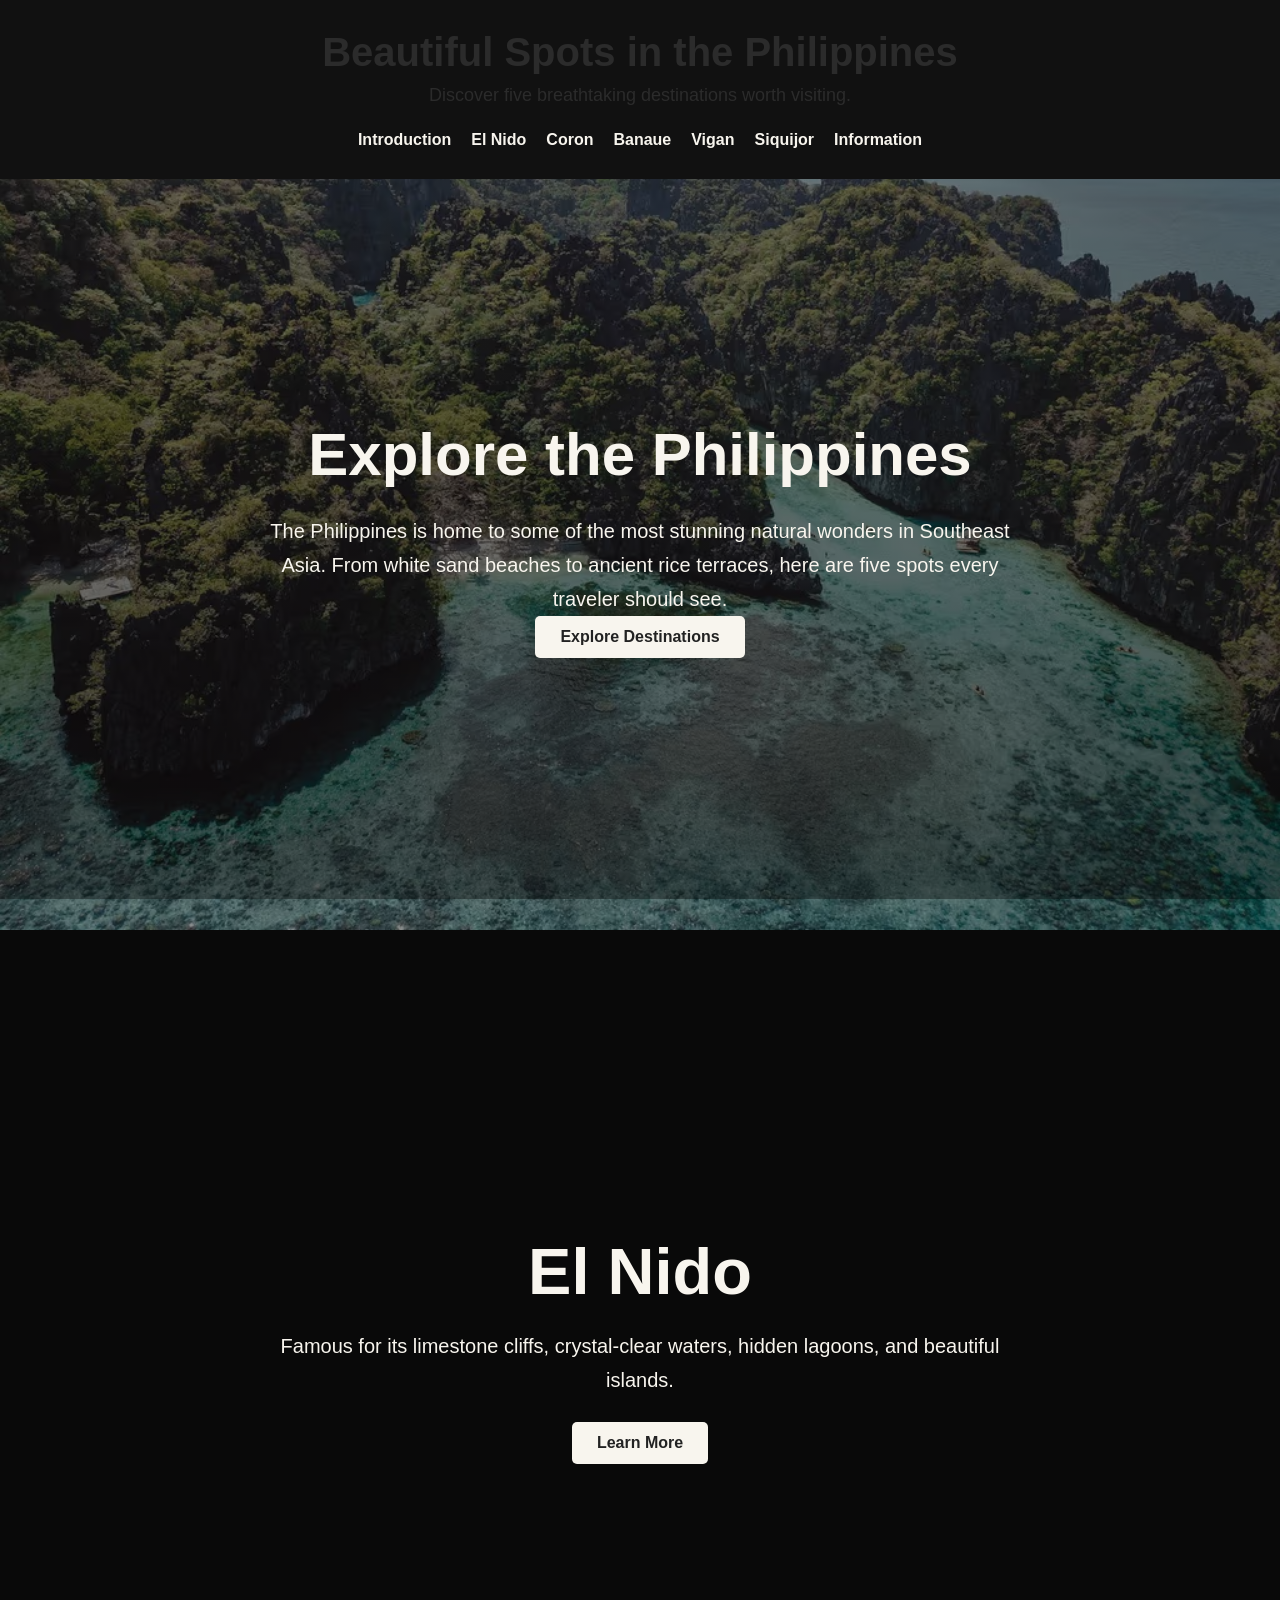
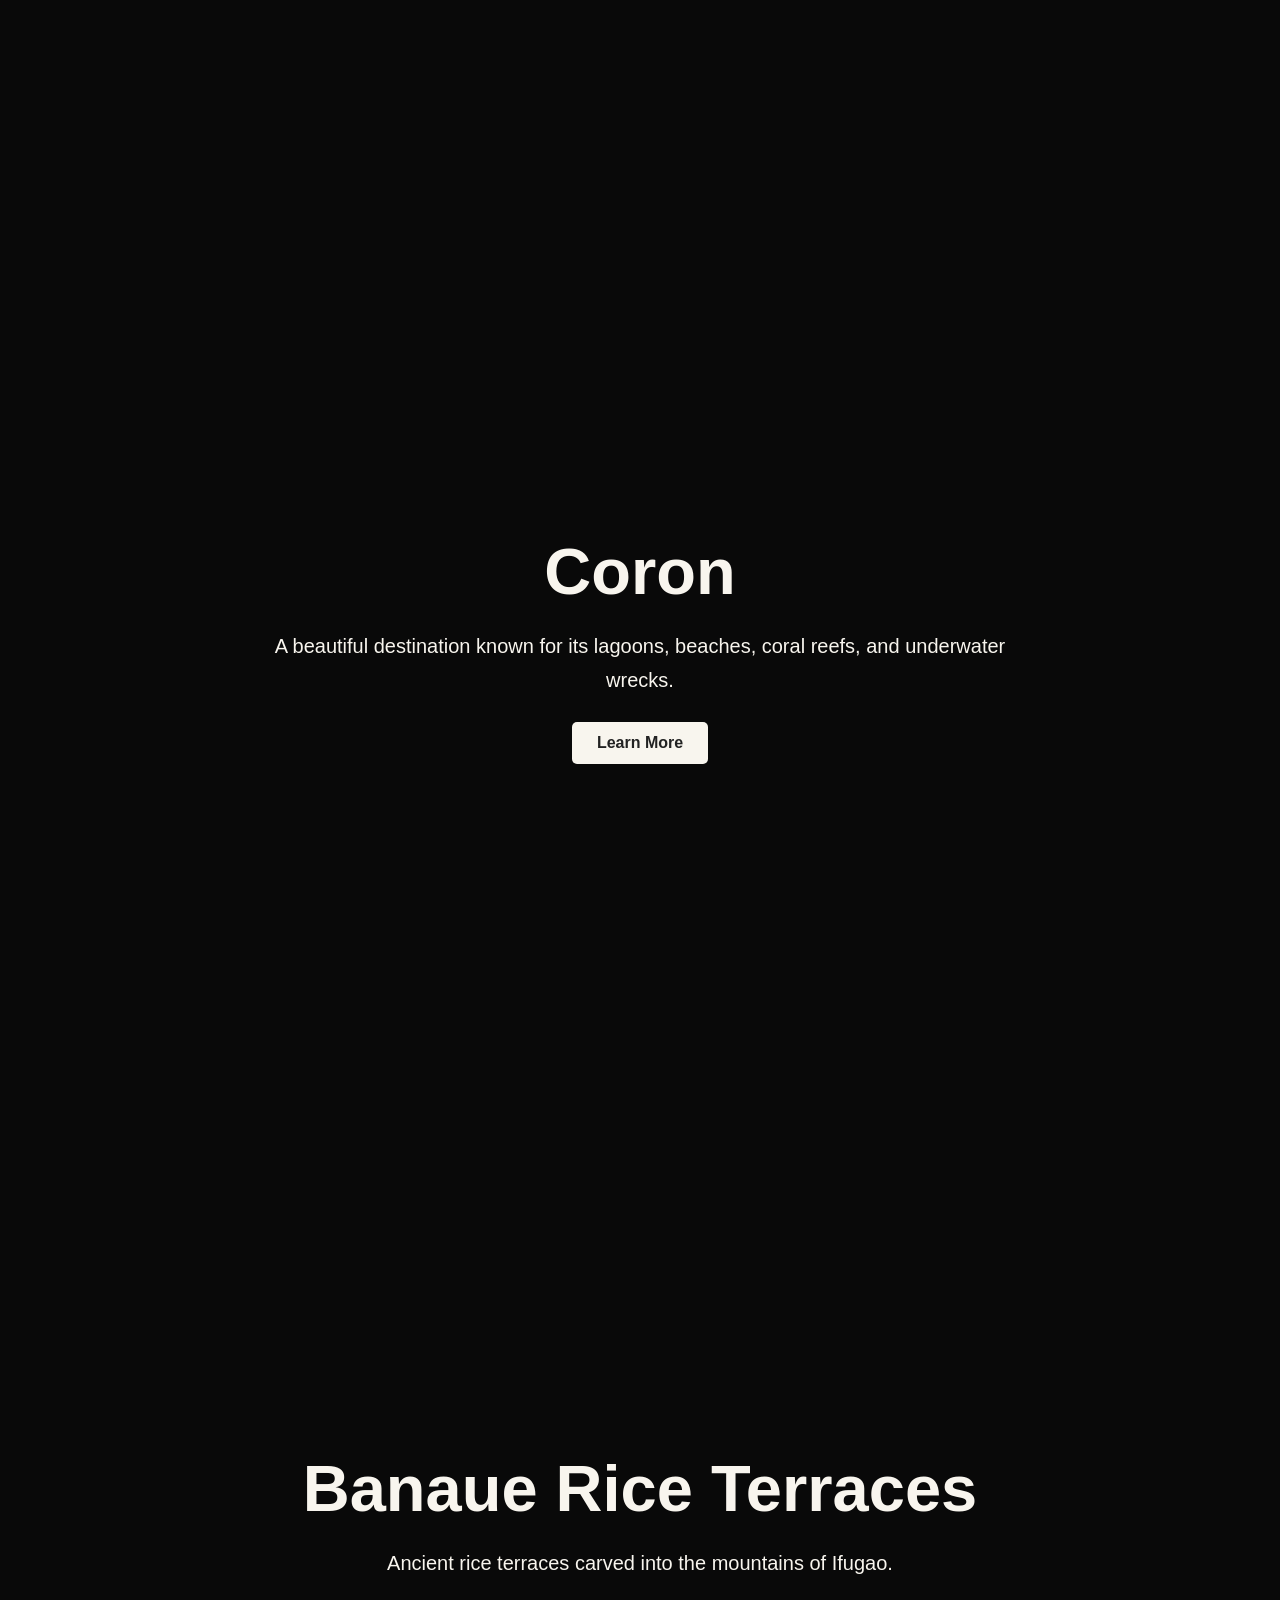
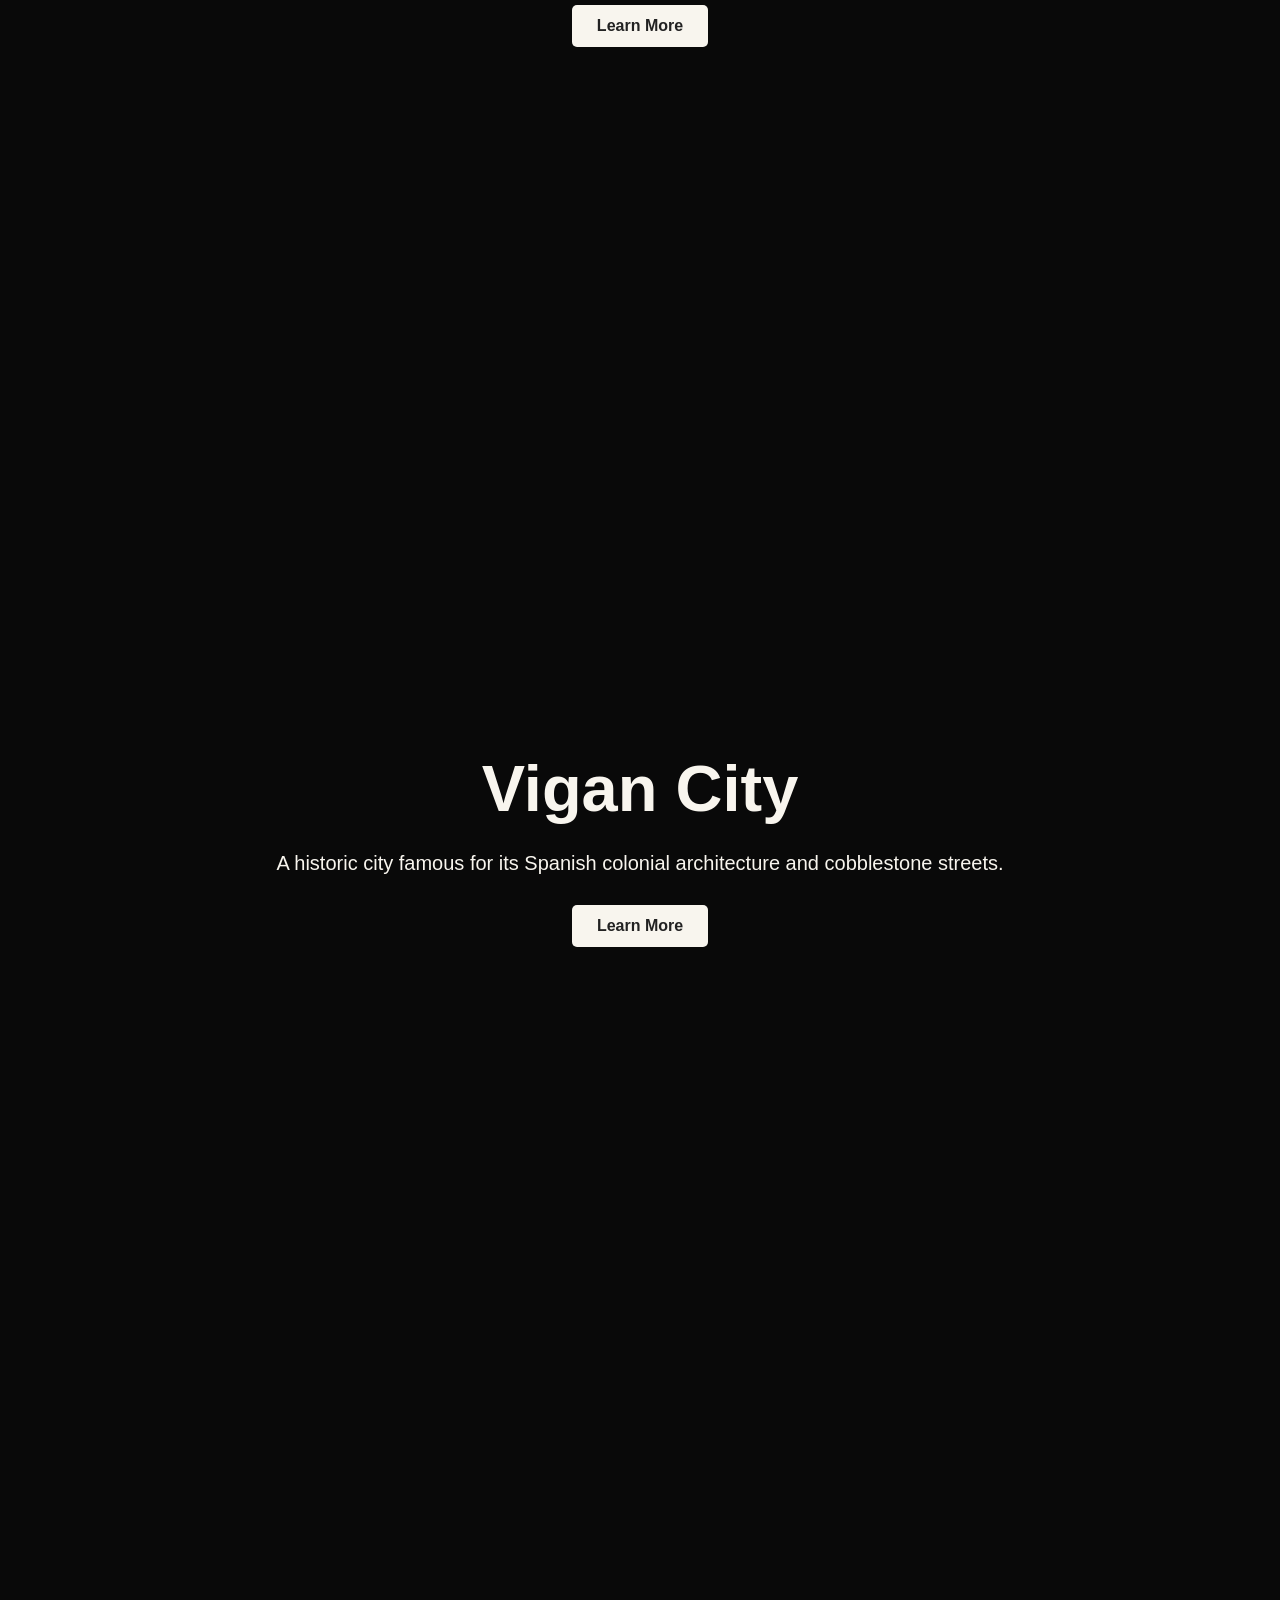
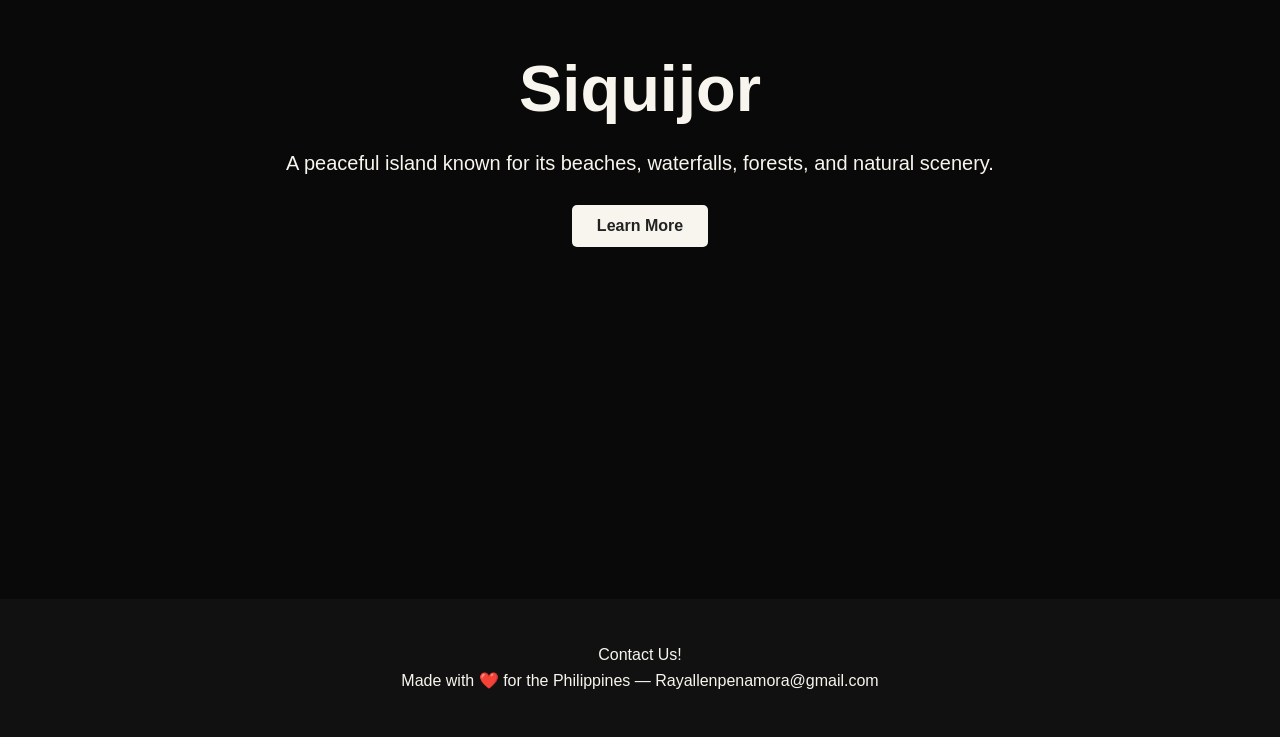
<file: index.html>
<!DOCTYPE html>
<html lang="en">

<head>
    <meta charset="UTF-8">
    <meta name="viewport" content="width=device-width, initial-scale=1.0">

    <link rel="stylesheet" href="styles.css">

    <title>Beautiful Spots in the Philippines</title>
</head>

<body>

    <!-- HEADER -->
    <header>

        <h1>Beautiful Spots in the Philippines</h1>

        <p>Discover five breathtaking destinations worth visiting.</p>

        <nav id="navbar">

            <ul>
                <li><a href="#intro">Introduction</a></li>
                <li><a href="#El-Nido">El Nido</a></li>
                <li><a href="#Coron">Coron</a></li>
                <li><a href="#Banaue">Banaue</a></li>
                <li><a href="#Vigan">Vigan</a></li>
                <li><a href="#Siquijor">Siquijor</a></li>

                
                <li><a href="places.html">Information</a></li>
            </ul>

        </nav>

    </header>


   
    <main>
        <section id="intro">

            <div class="intro-content">

                <h2>Explore the Philippines</h2>

                <p>
                    The Philippines is home to some of the most stunning
                    natural wonders in Southeast Asia. From white sand
                    beaches to ancient rice terraces, here are five spots
                    every traveler should see.
                </p>

                <a class="learn-button" href="places.html">
                    Explore Destinations
                </a>

            </div>

        </section>


     
        <article id="El-Nido" class="destination el-nido">

            <div class="destination-content">

                <h2>El Nido</h2>

                <p>
                    Famous for its limestone cliffs, crystal-clear waters,
                    hidden lagoons, and beautiful islands.
                </p>

                <a class="learn-button"
                   href="places.html#el-nido-info">
                    Learn More
                </a>

            </div>

        </article>


        <article id="Coron" class="destination coron">

            <div class="destination-content">

                <h2>Coron</h2>

                <p>
                    A beautiful destination known for its lagoons,
                    beaches, coral reefs, and underwater wrecks.
                </p>

                <a class="learn-button"
                   href="places.html#coron-info">
                    Learn More
                </a>

            </div>

        </article>


        <article id="Banaue" class="destination banaue">

            <div class="destination-content">

                <h2>Banaue Rice Terraces</h2>

                <p>
                    Ancient rice terraces carved into the mountains
                    of Ifugao.
                </p>

                <a class="learn-button"
                   href="places.html#banaue-info">
                    Learn More
                </a>

            </div>

        </article>


        <article id="Vigan" class="destination vigan">

            <div class="destination-content">

                <h2>Vigan City</h2>

                <p>
                    A historic city famous for its Spanish colonial
                    architecture and cobblestone streets.
                </p>

                <a class="learn-button"
                   href="places.html#vigan-info">
                    Learn More
                </a>

            </div>

        </article>


       
        <article id="Siquijor" class="destination siquijor">

            <div class="destination-content">

                <h2>Siquijor</h2>

                <p>
                    A peaceful island known for its beaches, waterfalls,
                    forests, and natural scenery.
                </p>

                <a class="learn-button"
                   href="places.html#siquijor-info">
                    Learn More
                </a>

            </div>

        </article>

    </main>


   
    <footer>

        <p>
            Contact Us!
        </p>

        <p>
            Made with ❤️ for the Philippines — Rayallenpenamora@gmail.com
        </p>

    </footer>

</body>
</html>
</file>
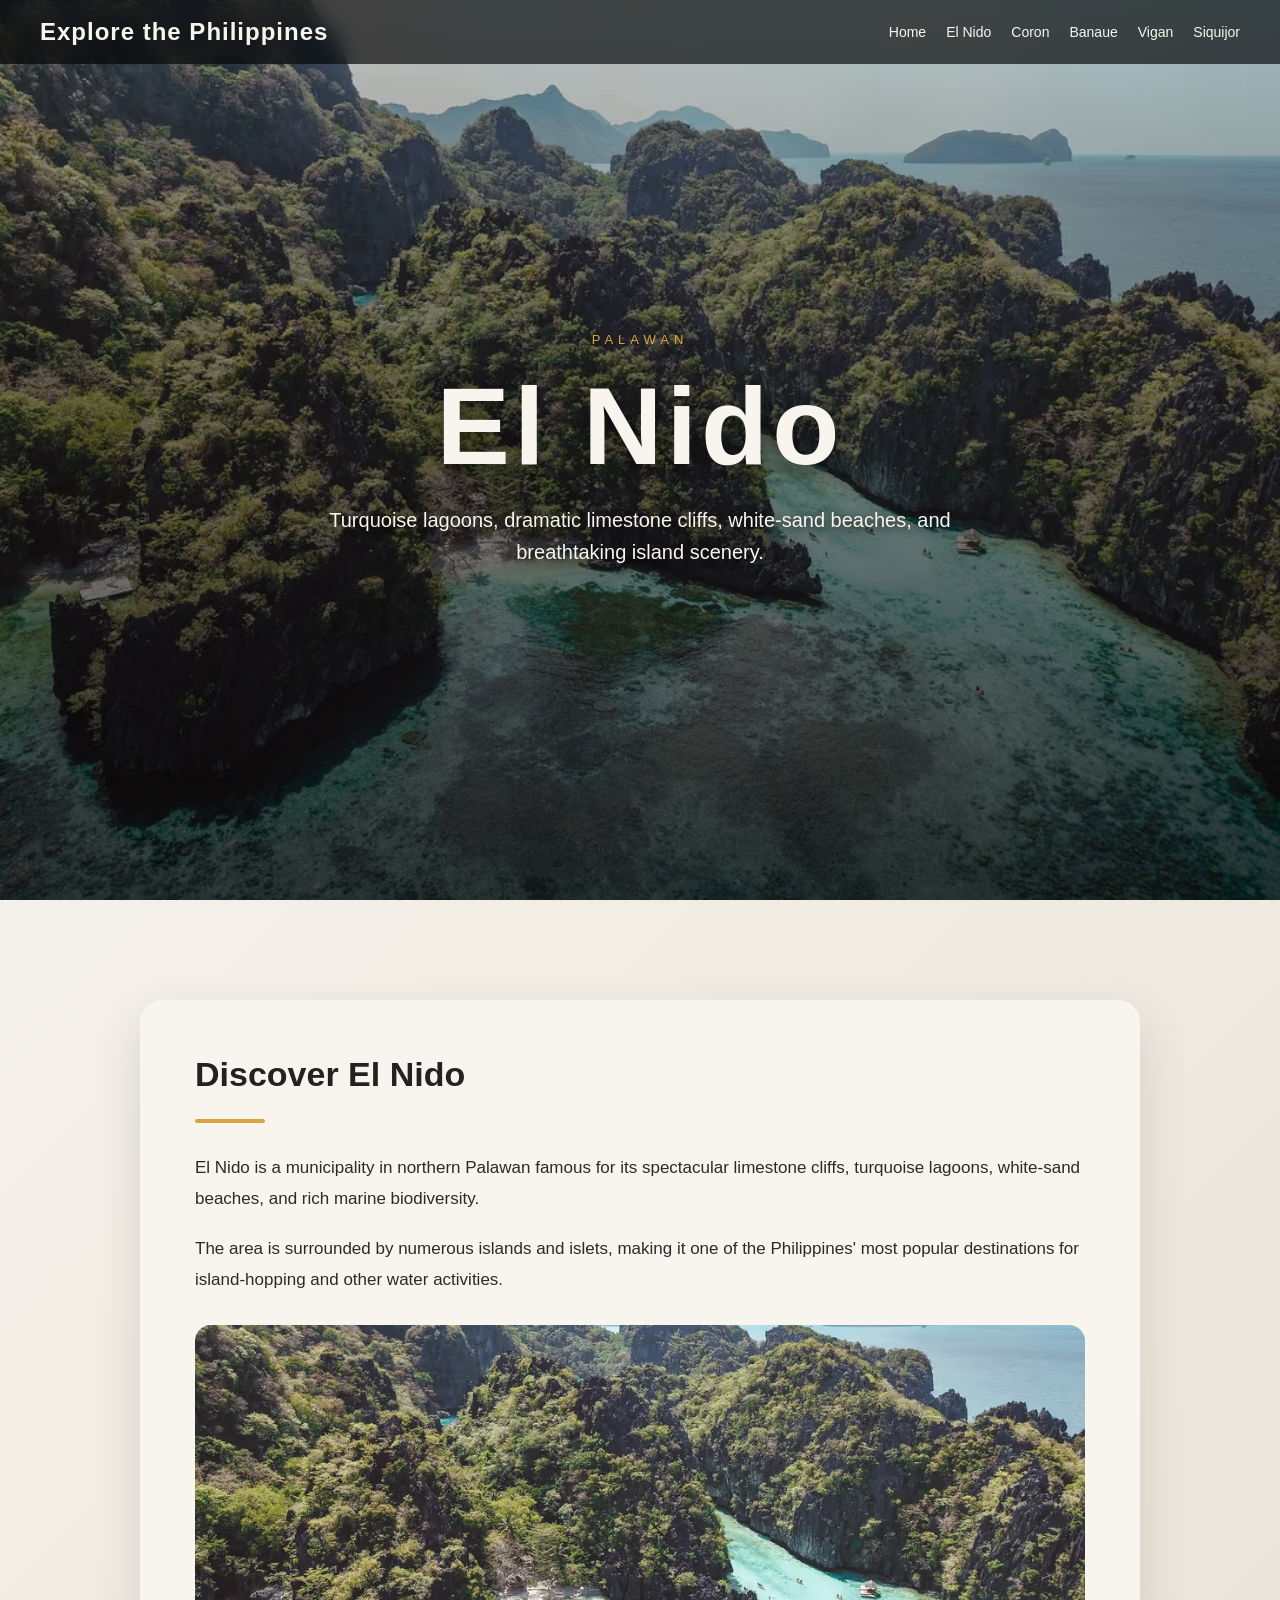
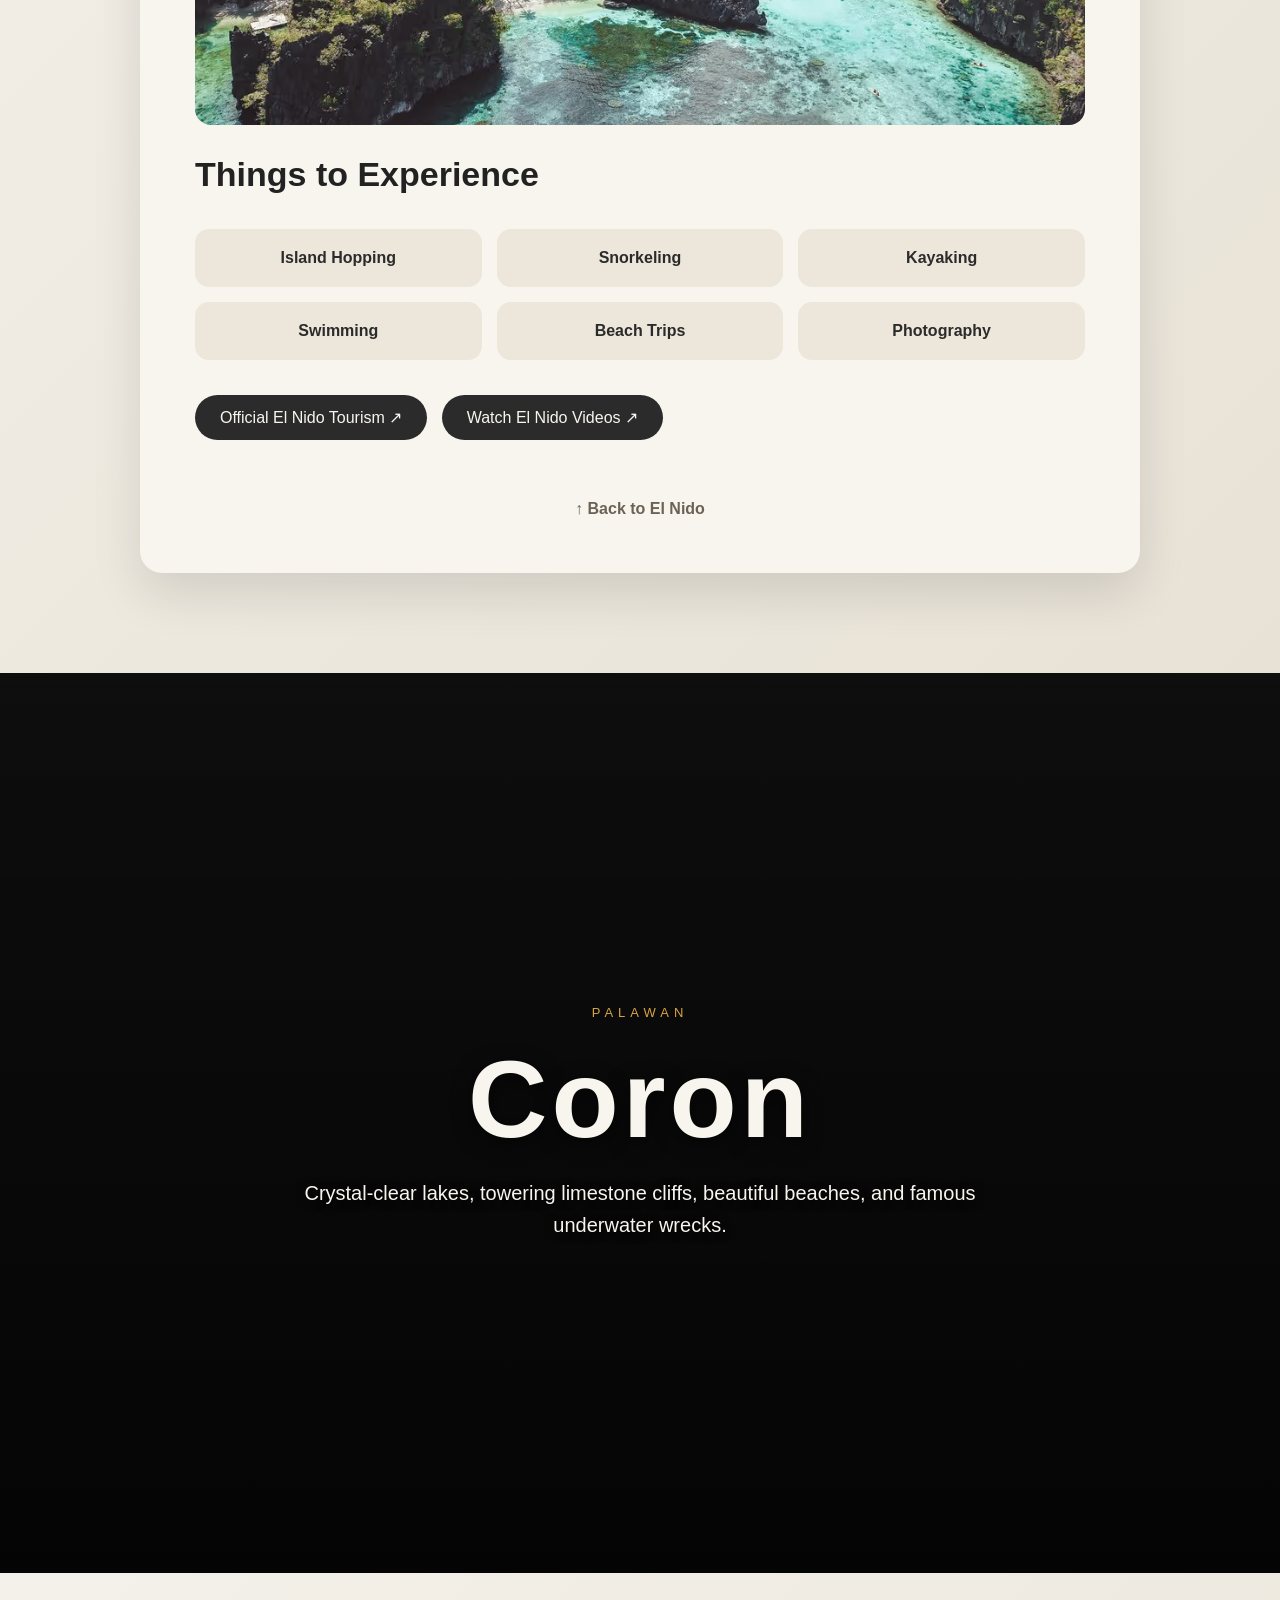
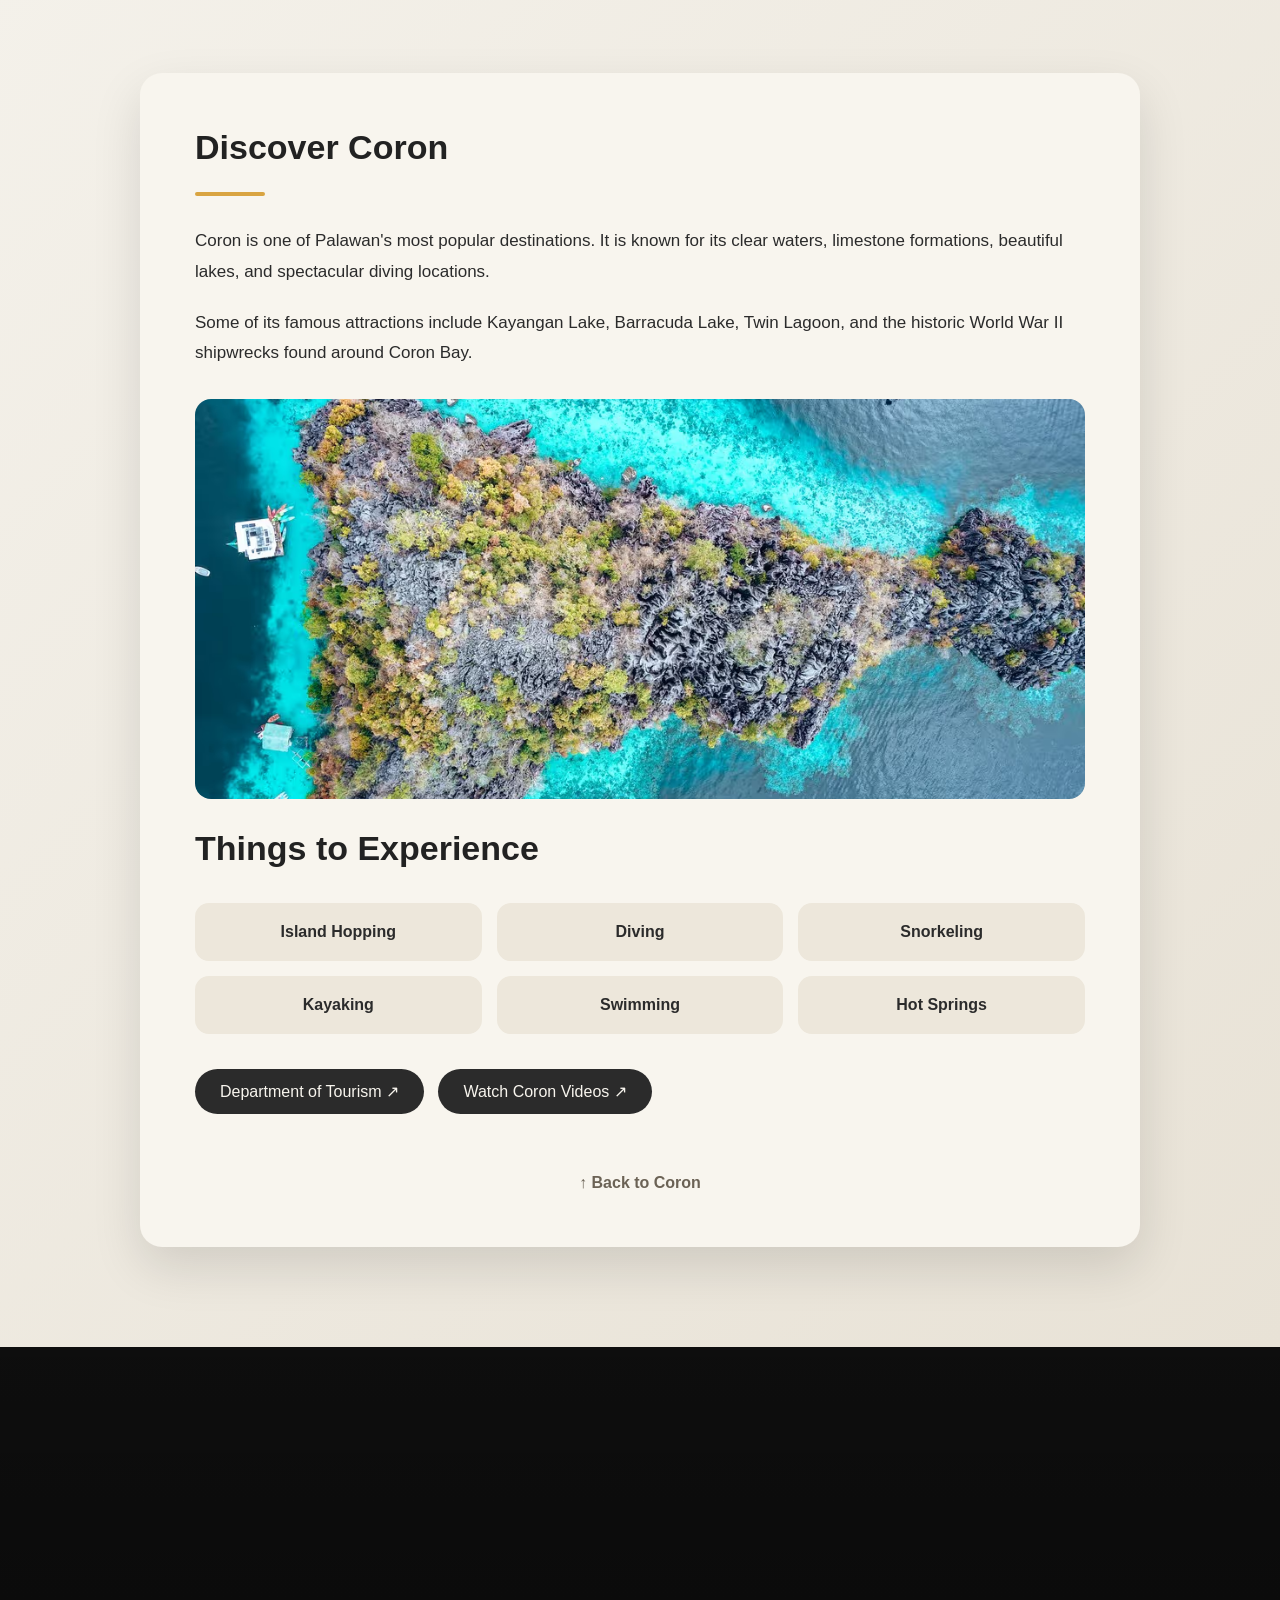
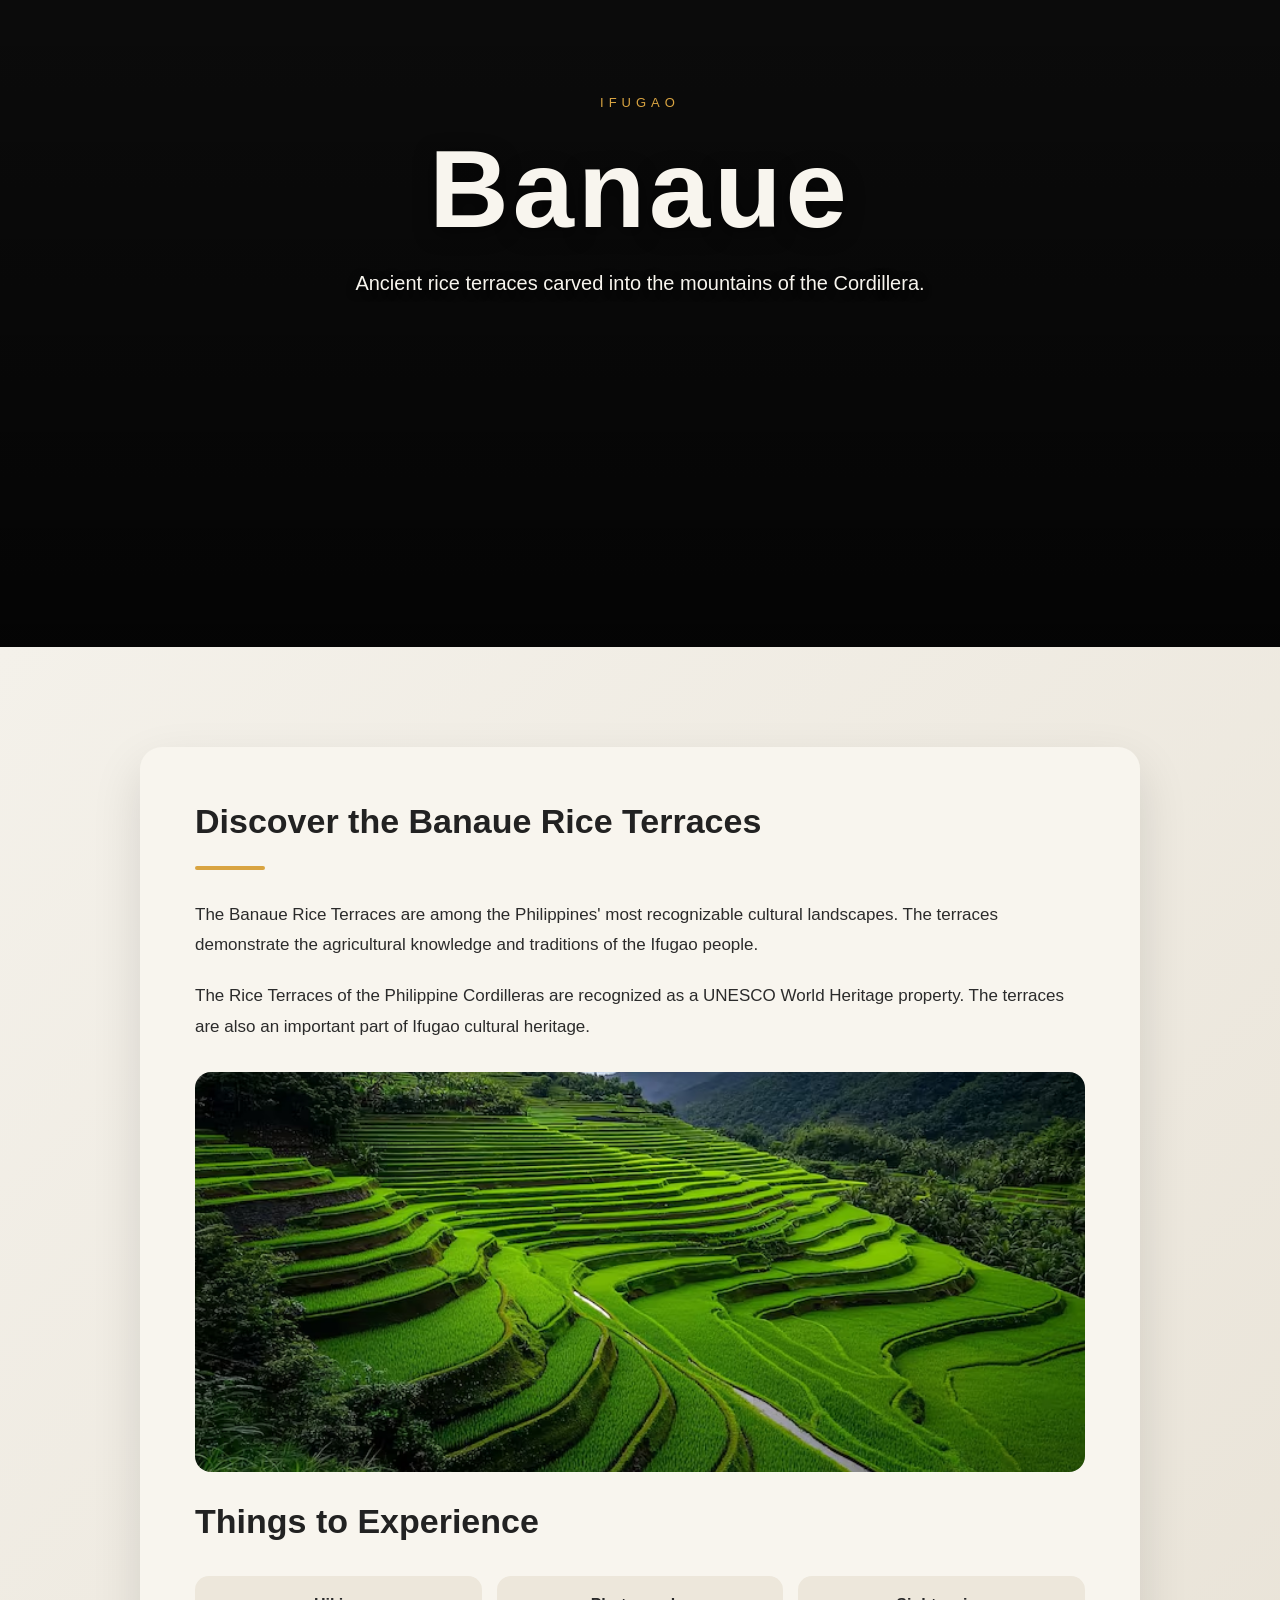
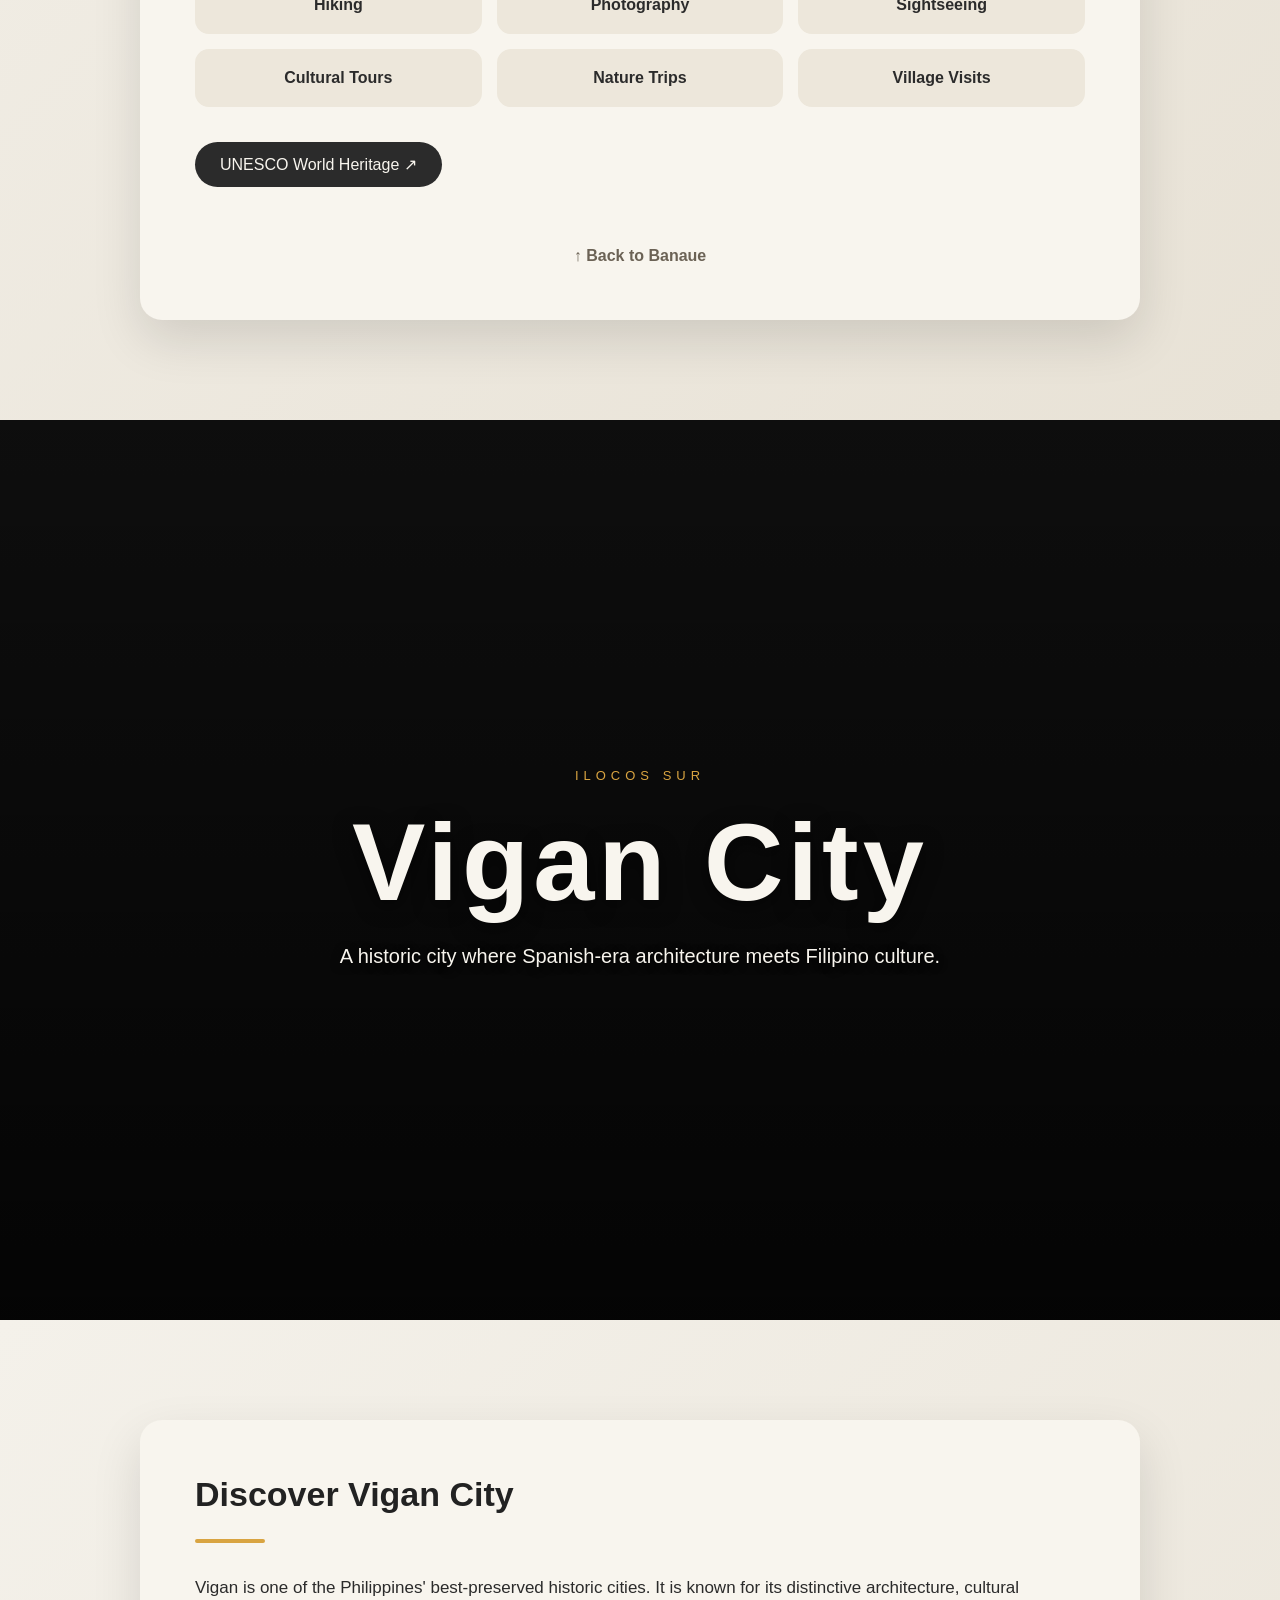
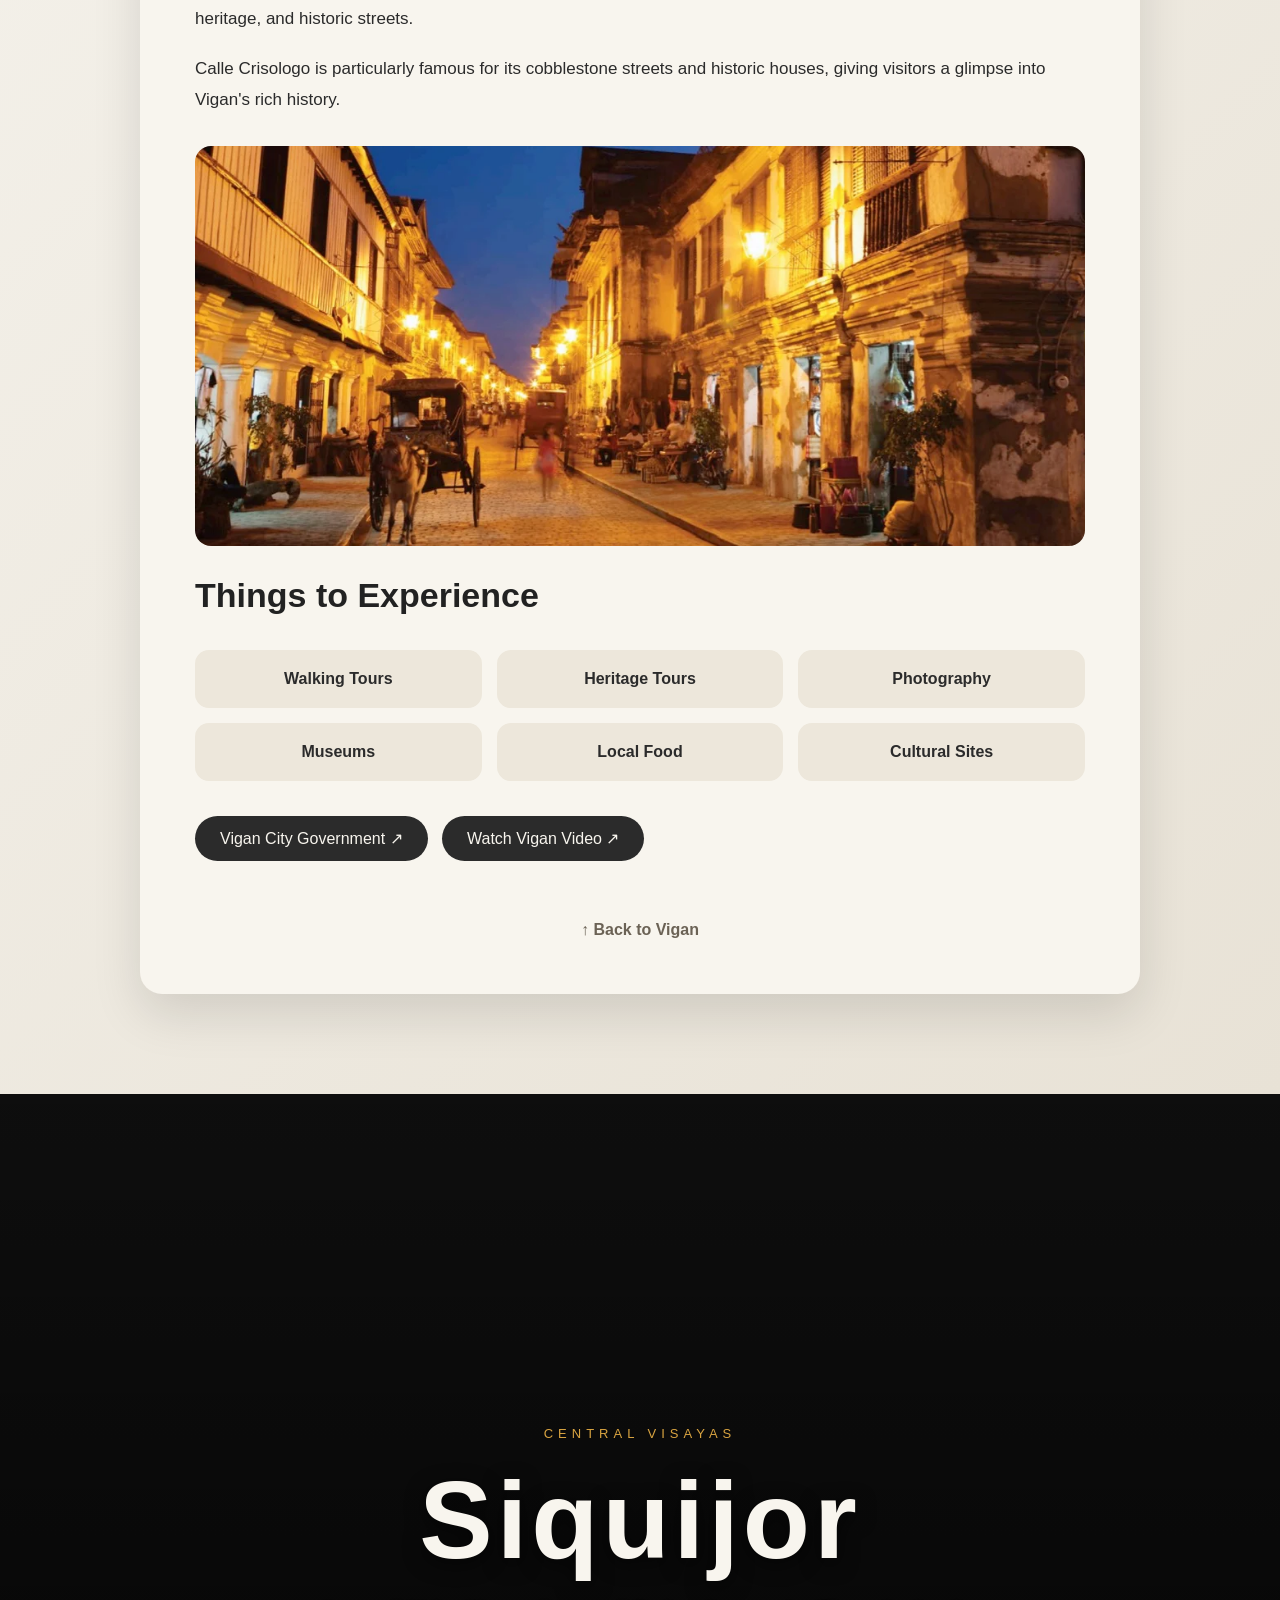
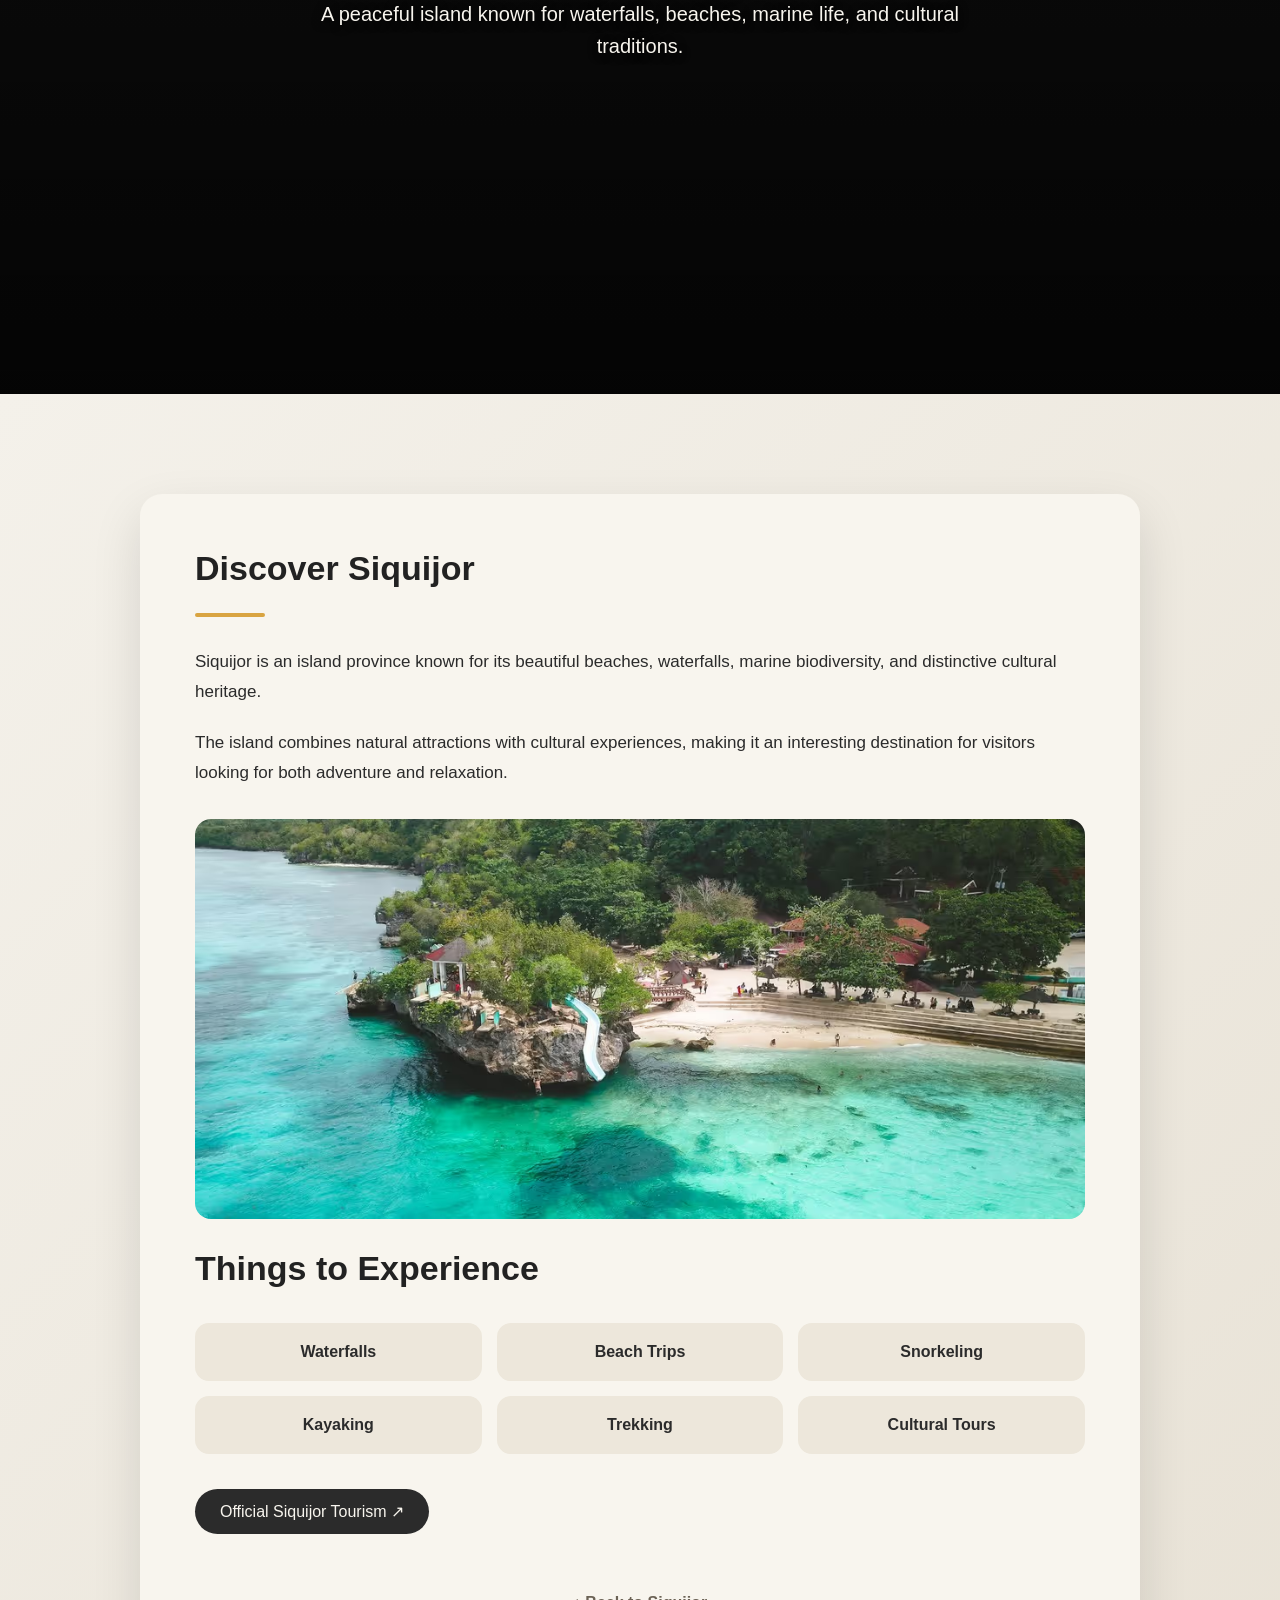
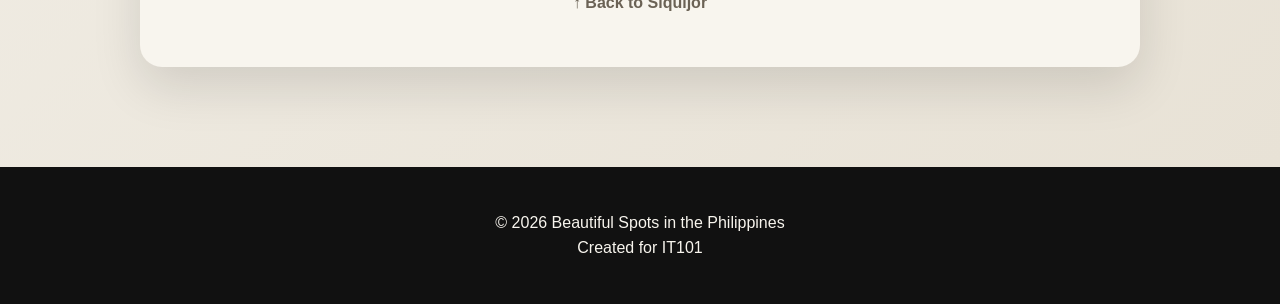
<file: places.html>
<!DOCTYPE html>
<html lang="en">

<head>
    <meta charset="UTF-8">
    <meta name="viewport" content="width=device-width, initial-scale=1.0">
    <title>Explore the Philippines</title>
    <link rel="stylesheet" href="styles.css">
</head>

<body>

    <header class="places-header">

        <h1>
            Explore the Philippines
        </h1>

        <nav class="places-nav">

            <a href="index.html">
                Home
            </a>

            <a href="#el-nido-info">
                El Nido
            </a>

            <a href="#coron-info">
                Coron
            </a>

            <a href="#banaue-info">
                Banaue
            </a>

            <a href="#vigan-info">
                Vigan
            </a>

            <a href="#siquijor-info">
                Siquijor
            </a>

        </nav>

    </header>

    <section id="el-nido-info" class="info-hero el-nido-info">

        <div class="hero-text">

            <div class="section-label">
                PALAWAN
            </div>

            <h2>
                El Nido
            </h2>

            <p>
                Turquoise lagoons, dramatic limestone cliffs,
                white-sand beaches, and breathtaking island scenery.
            </p>

        </div>

    </section>

    <section class="info-content">

        <div class="info-card">

            <h3>
                Discover El Nido
            </h3>

            <div class="info-divider"></div>

            <p>
                El Nido is a municipality in northern Palawan
                famous for its spectacular limestone cliffs,
                turquoise lagoons, white-sand beaches, and
                rich marine biodiversity.
            </p>

            <p>
                The area is surrounded by numerous islands and
                islets, making it one of the Philippines' most
                popular destinations for island-hopping and
                other water activities.
            </p>

            <img
                src="IMAGES/EL nido.avif"
                alt="El Nido Palawan"
                class="place-image">

            <h3>
                Things to Experience
            </h3>

            <div class="activity-grid">

                <div class="activity">
                    Island Hopping
                </div>

                <div class="activity">
                    Snorkeling
                </div>

                <div class="activity">
                    Kayaking
                </div>

                <div class="activity">
                    Swimming
                </div>

                <div class="activity">
                    Beach Trips
                </div>

                <div class="activity">
                    Photography
                </div>

            </div>

            <div class="button-container">

                <a
                    href="https://www.elnidoofficial.com/"
                    target="_blank"
                    class="web-link">

                    Official El Nido Tourism ↗

                </a>

                <a
                    href="https://www.youtube.com/results?search_query=El+Nido+Palawan+Philippines"
                    target="_blank"
                    class="web-link">

                    Watch El Nido Videos ↗

                </a>

            </div>

            <a
                href="#el-nido-info"
                class="back-top">

                ↑ Back to El Nido

            </a>

        </div>

    </section>

    <section id="coron-info" class="info-hero coron-info">

        <div class="hero-text">

            <div class="section-label">
                PALAWAN
            </div>

            <h2>
                Coron
            </h2>

            <p>
                Crystal-clear lakes, towering limestone cliffs,
                beautiful beaches, and famous underwater wrecks.
            </p>

        </div>

    </section>

    <section class="info-content">

        <div class="info-card">

            <h3>
                Discover Coron
            </h3>

            <div class="info-divider"></div>

            <p>
                Coron is one of Palawan's most popular destinations.
                It is known for its clear waters, limestone formations,
                beautiful lakes, and spectacular diving locations.
            </p>

            <p>
                Some of its famous attractions include Kayangan Lake,
                Barracuda Lake, Twin Lagoon, and the historic World War II
                shipwrecks found around Coron Bay.
            </p>

            <img
                src="IMAGES/coron.avif"
                alt="Coron Palawan"
                class="place-image">

            <h3>
                Things to Experience
            </h3>

            <div class="activity-grid">

                <div class="activity">
                    Island Hopping
                </div>

                <div class="activity">
                    Diving
                </div>

                <div class="activity">
                    Snorkeling
                </div>

                <div class="activity">
                    Kayaking
                </div>

                <div class="activity">
                    Swimming
                </div>

                <div class="activity">
                    Hot Springs
                </div>

            </div>

            <div class="button-container">

                <a
                    href="https://www.tourism.gov.ph/destination/mimaropa/coron/"
                    target="_blank"
                    class="web-link">

                    Department of Tourism ↗

                </a>

                <a
                    href="https://www.youtube.com/results?search_query=Coron+Palawan+Philippines"
                    target="_blank"
                    class="web-link">

                    Watch Coron Videos ↗

                </a>

            </div>

            <a
                href="#coron-info"
                class="back-top">

                ↑ Back to Coron

            </a>

        </div>

    </section>

    <section id="banaue-info" class="info-hero banaue-info">

        <div class="hero-text">

            <div class="section-label">
                IFUGAO
            </div>

            <h2>
                Banaue
            </h2>

            <p>
                Ancient rice terraces carved into the mountains
                of the Cordillera.
            </p>

        </div>

    </section>

    <section class="info-content">

        <div class="info-card">

            <h3>
                Discover the Banaue Rice Terraces
            </h3>

            <div class="info-divider"></div>

            <p>
                The Banaue Rice Terraces are among the Philippines'
                most recognizable cultural landscapes. The terraces
                demonstrate the agricultural knowledge and traditions
                of the Ifugao people.
            </p>

            <p>
                The Rice Terraces of the Philippine Cordilleras are
                recognized as a UNESCO World Heritage property.
                The terraces are also an important part of Ifugao
                cultural heritage.
            </p>

            <img
                src="IMAGES/rice.avif"
                alt="Banaue Rice Terraces"
                class="place-image">

            <h3>
                Things to Experience
            </h3>

            <div class="activity-grid">

                <div class="activity">
                    Hiking
                </div>

                <div class="activity">
                    Photography
                </div>

                <div class="activity">
                    Sightseeing
                </div>

                <div class="activity">
                    Cultural Tours
                </div>

                <div class="activity">
                    Nature Trips
                </div>

                <div class="activity">
                    Village Visits
                </div>

            </div>

            <div class="button-container">

                <a
                    href="https://whc.unesco.org/en/list/722/"
                    target="_blank"
                    class="web-link">

                    UNESCO World Heritage ↗

                </a>

            </div>

            <a
                href="#banaue-info"
                class="back-top">

                ↑ Back to Banaue

            </a>

        </div>

    </section>

    <section id="vigan-info" class="info-hero vigan-info">

        <div class="hero-text">

            <div class="section-label">
                ILOCOS SUR
            </div>

            <h2>
                Vigan City
            </h2>

            <p>
                A historic city where Spanish-era architecture
                meets Filipino culture.
            </p>

        </div>

    </section>

    <section class="info-content">

        <div class="info-card">

            <h3>
                Discover Vigan City
            </h3>

            <div class="info-divider"></div>

            <p>
                Vigan is one of the Philippines' best-preserved
                historic cities. It is known for its distinctive
                architecture, cultural heritage, and historic streets.
            </p>

            <p>
                Calle Crisologo is particularly famous for its
                cobblestone streets and historic houses, giving
                visitors a glimpse into Vigan's rich history.
            </p>

            <img
                src="IMAGES/VIgan.webp"
                alt="Vigan City"
                class="place-image">

            <h3>
                Things to Experience
            </h3>

            <div class="activity-grid">

                <div class="activity">
                    Walking Tours
                </div>

                <div class="activity">
                    Heritage Tours
                </div>

                <div class="activity">
                    Photography
                </div>

                <div class="activity">
                    Museums
                </div>

                <div class="activity">
                    Local Food
                </div>

                <div class="activity">
                    Cultural Sites
                </div>

            </div>

            <div class="button-container">

                <a
                    href="https://vigancity.gov.ph/the-city/"
                    target="_blank"
                    class="web-link">

                    Vigan City Government ↗

                </a>

                <a
                    href="https://www.youtube.com/watch?v=z9t47d82Qgo"
                    target="_blank"
                    class="web-link">

                    Watch Vigan Video ↗

                </a>

            </div>

            <a
                href="#vigan-info"
                class="back-top">

                ↑ Back to Vigan

            </a>

        </div>

    </section>

    <section id="siquijor-info" class="info-hero siquijor-info">

        <div class="hero-text">

            <div class="section-label">
                CENTRAL VISAYAS
            </div>

            <h2>
                Siquijor
            </h2>

            <p>
                A peaceful island known for waterfalls,
                beaches, marine life, and cultural traditions.
            </p>

        </div>

    </section>

    <section class="info-content">

        <div class="info-card">

            <h3>
                Discover Siquijor
            </h3>

            <div class="info-divider"></div>

            <p>
                Siquijor is an island province known for its
                beautiful beaches, waterfalls, marine biodiversity,
                and distinctive cultural heritage.
            </p>

            <p>
                The island combines natural attractions with
                cultural experiences, making it an interesting
                destination for visitors looking for both adventure
                and relaxation.
            </p>

            <img
                src="IMAGES/siquihor.avif"
                alt="Siquijor Island"
                class="place-image">

            <h3>
                Things to Experience
            </h3>

            <div class="activity-grid">

                <div class="activity">
                    Waterfalls
                </div>

                <div class="activity">
                    Beach Trips
                </div>

                <div class="activity">
                    Snorkeling
                </div>

                <div class="activity">
                    Kayaking
                </div>

                <div class="activity">
                    Trekking
                </div>

                <div class="activity">
                    Cultural Tours
                </div>

            </div>

            <div class="button-container">

                <a
                    href="https://siquijorprovince.com/"
                    target="_blank"
                    class="web-link">

                    Official Siquijor Tourism ↗

                </a>

            </div>

            <a
                href="#siquijor-info"
                class="back-top">

                ↑ Back to Siquijor

            </a>

        </div>

    </section>

    <footer>

        <p>
            © 2026 Beautiful Spots in the Philippines
        </p>

        <p>
            Created for IT101
        </p>

    </footer>

</body>

</html>
</file>
<file: styles.css>
* {
    margin: 0;
    padding: 0;
    box-sizing: border-box;
}

html {
    scroll-behavior: smooth;
}

body {
    margin: 0;
    font-family: Arial, Helvetica, sans-serif;
    background: #111;
    color: #2B2B2B;
}

header {
    background-color: #111;
    padding: 30px 20px;
    text-align: center;
}

header h1 {
    font-size: 40px;
    margin-bottom: 10px;
}

header > p {
    font-size: 18px;
}

#navbar {
    margin-top: 25px;
}

#navbar ul {
    list-style: none;
    display: flex;
    justify-content: center;
    align-items: center;
    gap: 20px;
    flex-wrap: wrap;
}

#navbar a {
    color: #F8F5EE;
    text-decoration: none;
    font-weight: bold;
    transition: 0.3s;
}

#navbar a:hover {
    color: #D9A441;
}

#intro {
    min-height: 80vh;
    display: flex;
    justify-content: center;
    align-items: center;
    text-align: center;
    padding: 60px 20%;
    background-image:
        linear-gradient(
            rgba(0, 0, 0, 0.45),
            rgba(0, 0, 0, 0.65)
        ),
        url("IMAGES/EL nido.avif");
    background-size: cover;
    background-position: center;
    background-attachment: fixed;
}

.intro-content {
    max-width: 850px;
    color: #F8F5EE;
}

.intro-content h2 {
    font-size: 60px;
    margin-bottom: 25px;
}

.intro-content p {
    font-size: 20px;
    line-height: 1.7;
}

.destination {
    min-height: 100vh;
    display: flex;
    justify-content: center;
    align-items: center;
    text-align: center;
    padding: 60px 20%;
    position: relative;
    background-size: cover;
    background-position: center;
    background-repeat: no-repeat;
    background-attachment: fixed;
}

.destination::before {
    content: "";
    position: absolute;
    inset: 0;
    background: rgba(0, 0, 0, 0.45);
    z-index: 0;
}

.destination-content {
    position: relative;
    z-index: 1;
    max-width: 850px;
    color: #F8F5EE;
}

.destination-content h2 {
    font-size: 65px;
    margin-bottom: 20px;
}

.destination-content p {
    font-size: 20px;
    line-height: 1.7;
    margin-bottom: 25px;
}

.el-nido {
    background-image: url("IMAGES/EL nido.avif");
}

.coron {
    background-image: url("IMAGES/coron.avif");
}

.banaue {
    background-image: url("IMAGES/rice.avif");
}

.vigan {
    background-image: url("IMAGES/VIgan.webp");
}

.siquijor {
    background-image: url("IMAGES/siquihor.avif");
}

.learn-button {
    display: inline-block;
    padding: 12px 25px;
    background-color: #F8F5EE;
    color: #222;
    text-decoration: none;
    border-radius: 5px;
    font-weight: bold;
    transition: 0.3s;
}

.learn-button:hover {
    background-color: #D9A441;
    color: #111;
    transform: translateY(-3px);
}

.information {
    max-width: 1000px;
    margin: auto;
    padding: 40px 20px;
}

.info-section {
    padding: 70px 0;
    border-bottom: 1px solid #444;
}

.info-section h2 {
    font-size: 45px;
    margin-bottom: 25px;
}

.info-section h3 {
    font-size: 25px;
    margin-top: 30px;
    margin-bottom: 15px;
}

.info-section img {
    display: block;
    width: 100%;
    max-height: 550px;
    object-fit: cover;
    border-radius: 10px;
    margin-bottom: 25px;
}

.info-section p {
    font-size: 18px;
    line-height: 1.8;
    margin-bottom: 20px;
}

.info-section ul {
    padding-left: 25px;
}

.info-section li {
    margin-bottom: 10px;
    font-size: 18px;
}

.places-header {
    position: fixed;
    top: 0;
    left: 0;
    width: 100%;
    z-index: 1000;
    padding: 18px 40px;
    display: flex;
    justify-content: space-between;
    align-items: center;
    background: rgba(0, 0, 0, 0.65);
    backdrop-filter: blur(10px);
}

.places-header h1 {
    margin: 0;
    color: #F8F5EE;
    font-size: 24px;
    letter-spacing: 1px;
}

.places-nav {
    display: flex;
    gap: 20px;
}

.places-nav a {
    color: #F8F5EE;
    text-decoration: none;
    font-size: 14px;
    transition: 0.3s;
}

.places-nav a:hover {
    color: #D9A441;
    transform: translateY(-2px);
}

.info-hero {
    height: 100vh;
    display: flex;
    justify-content: center;
    align-items: center;
    text-align: center;
    position: relative;
    background-size: cover;
    background-position: center;
    background-repeat: no-repeat;
    background-attachment: fixed;
}

.info-hero::before {
    content: "";
    position: absolute;
    inset: 0;
    background:
        linear-gradient(
            to bottom,
            rgba(0, 0, 0, 0.20),
            rgba(0, 0, 0, 0.75)
        );
}

.hero-text {
    position: relative;
    z-index: 2;
    color: #F8F5EE;
    padding: 20px;
    animation: fadeUp 1s ease;
}

.hero-text h2 {
    font-size: clamp(55px, 9vw, 110px);
    margin: 0 0 15px;
    letter-spacing: 4px;
    text-shadow:
        0 5px 20px rgba(0, 0, 0, 0.6);
}

.hero-text p {
    font-size: 20px;
    max-width: 700px;
    margin: auto;
    line-height: 1.6;
    text-shadow:
        0 2px 10px rgba(0, 0, 0, 0.8);
}

.section-label {
    text-transform: uppercase;
    letter-spacing: 5px;
    font-size: 13px;
    margin-bottom: 15px;
    color: #D9A441;
}

@keyframes fadeUp {
    from {
        opacity: 0;
        transform: translateY(30px);
    }

    to {
        opacity: 1;
        transform: translateY(0);
    }
}

.el-nido-info {
    background-image: url("IMAGES/EL nido.avif");
}

.coron-info {
    background-image: url("IMAGES/coron.avif");
}

.banaue-info {
    background-image: url("IMAGES/rice.avif");
}

.vigan-info {
    background-image: url("IMAGES/VIgan.webp");
}

.siquijor-info {
    background-image: url("IMAGES/siquihor.avif");
}

.info-content {
    padding: 100px 20px;
    background: linear-gradient(
        135deg,
        #F4F1EA,
        #E8E2D6
    );
}

.info-card {
    width: 100%;
    max-width: 1000px;
    margin: 0 auto;
    padding: 55px;
    background: #F8F5EE;
    border-radius: 22px;
    box-shadow:
        0 20px 50px rgba(0, 0, 0, 0.12);
    overflow: hidden;
}

.info-card h3 {
    font-size: 34px;
    margin-top: 0;
    margin-bottom: 20px;
    color: #222;
}

.info-card p {
    font-size: 17px;
    line-height: 1.8;
    color: #2B2B2B;
    margin-bottom: 20px;
}

.info-card .place-image {
    display: block;
    width: 100%;
    max-width: 100%;
    height: 400px;
    object-fit: cover;
    border-radius: 16px;
    margin: 30px 0;
}

.info-divider {
    width: 70px;
    height: 4px;
    background: #D9A441;
    margin: 25px 0 30px;
    border-radius: 10px;
}

.activity-grid {
    display: grid;
    grid-template-columns: repeat(3, 1fr);
    gap: 15px;
    margin: 35px 0;
}

.activity {
    padding: 20px;
    background: #EDE7DB;
    color: #2B2B2B;
    border-radius: 14px;
    text-align: center;
    font-weight: bold;
    transition: 0.3s;
}

.activity:hover {
    transform: translateY(-6px);
    box-shadow:
        0 8px 20px rgba(0, 0, 0, 0.10);
    background: #E2D8C7;
}

.button-container {
    margin-top: 25px;
}

.web-link {
    display: inline-block;
    padding: 13px 25px;
    margin-right: 10px;
    margin-bottom: 10px;
    background: #2B2B2B;
    color: #F8F5EE;
    text-decoration: none;
    border-radius: 30px;
    transition: 0.3s;
}

.web-link:hover {
    background: #D9A441;
    color: #222;
    transform: translateY(-3px);
    box-shadow:
        0 8px 20px rgba(0, 0, 0, 0.15);
}

.video-title {
    margin-top: 55px;
    margin-bottom: 20px;
    color: #222;
}

.video-box {
    position: relative;
    width: 100%;
    padding-bottom: 56.25%;
    height: 0;
    overflow: hidden;
    border-radius: 18px;
    box-shadow:
        0 15px 35px rgba(0, 0, 0, 0.18);
}

.video-box iframe {
    position: absolute;
    top: 0;
    left: 0;
    width: 100%;
    height: 100%;
    border: none;
}

.back-top {
    display: block;
    text-align: center;
    margin-top: 50px;
    color: #6B6255;
    text-decoration: none;
    font-weight: bold;
    transition: 0.3s;
}

.back-top:hover {
    color: #D9A441;
    transform: translateY(-2px);
}

footer {
    padding: 40px 20px;
    background: #111;
    color: #F8F5EE;
    text-align: center;
}

footer p {
    margin: 7px;
}

footer a {
    color: #F8F5EE;
    text-decoration: none;
    font-weight: bold;
}

footer a:hover {
    color: #D9A441;
}

@media (max-width: 768px) {

    .places-header {
        padding: 15px 20px;
        flex-direction: column;
        gap: 12px;
    }

    .places-nav {
        gap: 12px;
        flex-wrap: wrap;
        justify-content: center;
    }

    .info-hero {
        background-attachment: scroll;
    }

    .destination {
        background-attachment: scroll;
    }

    .info-content {
        padding: 60px 15px;
    }

    .info-card {
        width: 100%;
        padding: 30px 22px;
        border-radius: 18px;
    }

    .info-card .place-image {
        width: 100%;
        max-width: 100%;
        height: 280px;
        margin: 25px 0;
        border-radius: 14px;
    }

    .activity-grid {
        grid-template-columns: 1fr;
    }

    .hero-text h2 {
        font-size: 55px;
    }

    .hero-text p {
        font-size: 17px;
    }
}

@media (max-width: 480px) {

    .places-header h1 {
        font-size: 20px;
    }

    .places-nav {
        gap: 8px;
    }

    .places-nav a {
        font-size: 12px;
    }

    .info-card {
        padding: 25px 18px;
    }

    .info-card h3 {
        font-size: 27px;
    }

    .info-card p {
        font-size: 16px;
    }

    .info-card .place-image {
        height: 220px;
    }

    .hero-text h2 {
        font-size: 45px;
    }
}
</file>
